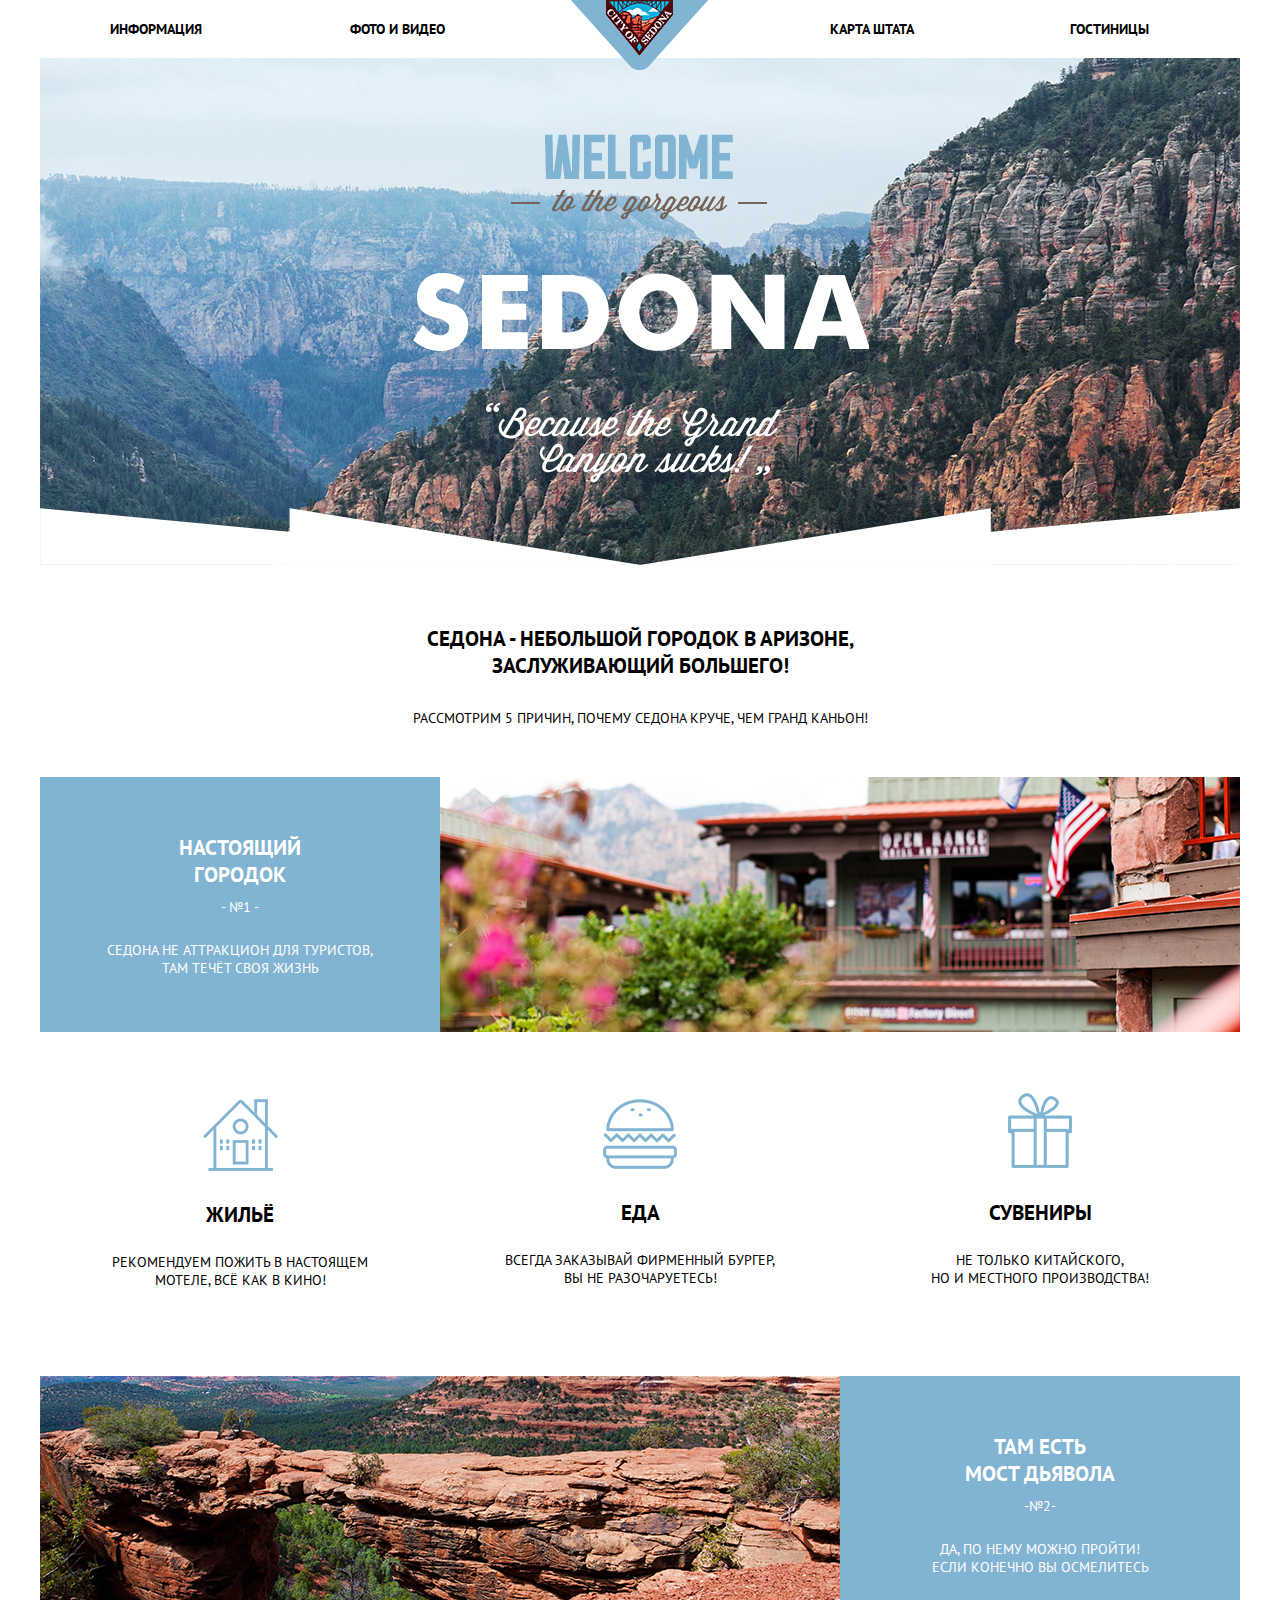
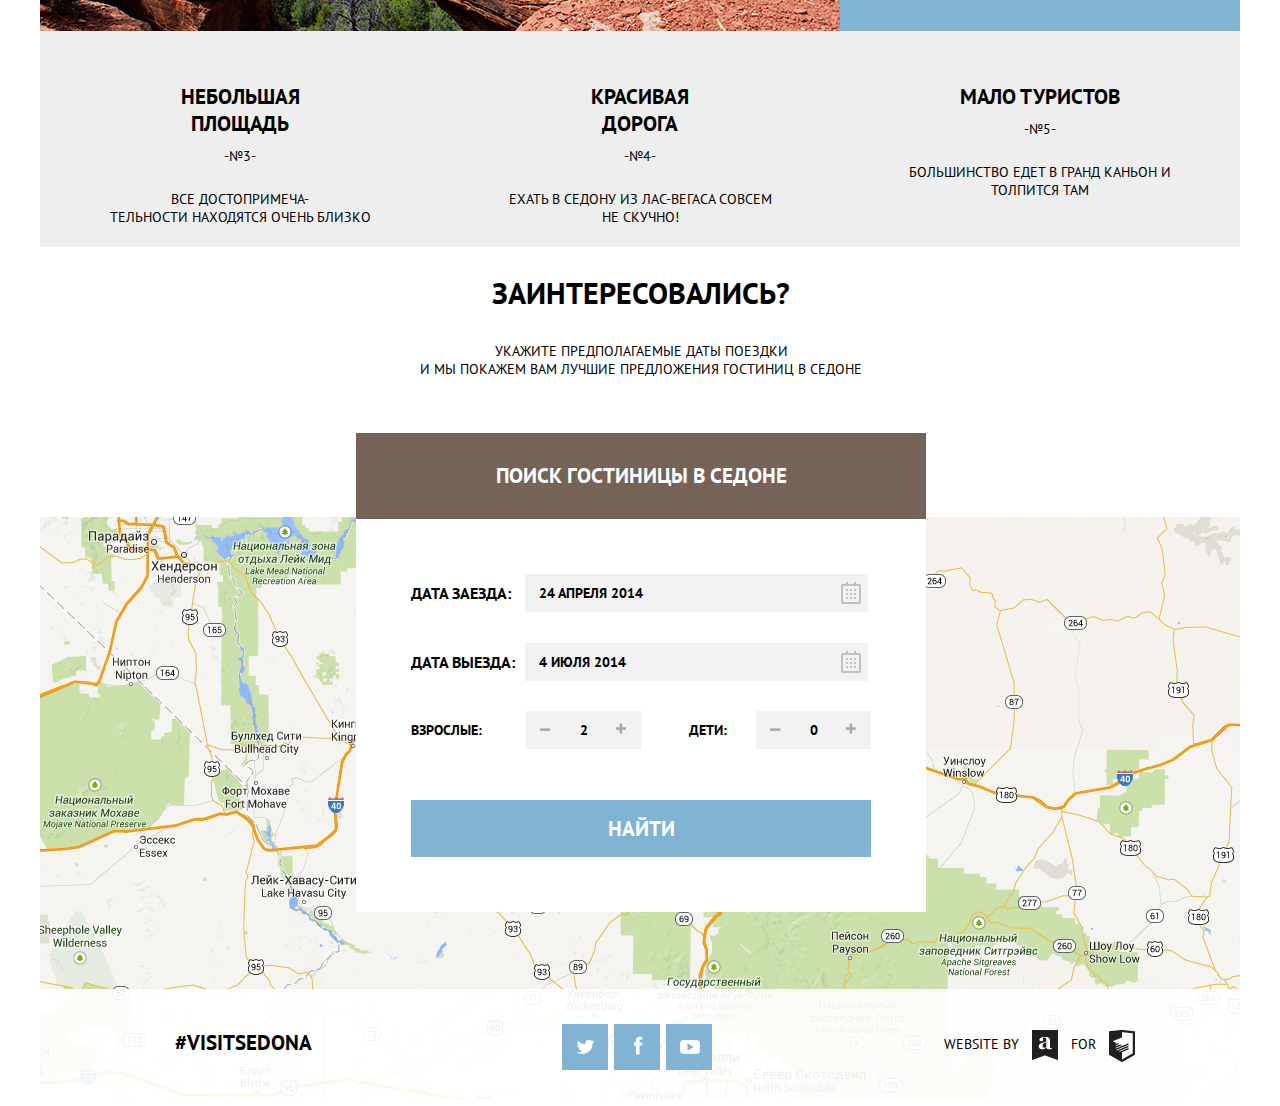
<file: index.html>
﻿<!DOCTYPE html>
<html lang="ru">
<head>
	<meta charset="UTF-8">
	<title>Sedona</title>
	<link rel="stylesheet" href="css/style.css">
	<link href='http://fonts.googleapis.com/css?family=PT+Sans:400,700&subset=latin,cyrillic-ext,cyrillic' rel='stylesheet' type='text/css'>
	<base href="#">
</head>
<body>
	<div class="layout-center-wrapper">
		<header class="clearfix">
			<div class="logo"><a href="http://barbershop-borodinski.ru/osadchy/sedona"><img src="img/logo.png" alt="logo"></a></div>
			<ul class="main-menu">
				<li><a href="#">Информация</a></li>
				<li><a href="#">Фото и видео</a></li>
				<li><a href="#">Карта штата</a></li>
				<li><a href="inner.html">Гостиницы</a></li>
			</ul>
		</header>
		<main>
			<div class="cover">
				<div class="welcome"><div class="opacity">Welcome <span>to the geogeous</span></div></div>
				<h1><div class="opacity">Sedona</div></h1>
				<div class="sucks"><div class="opacity"><p>"Because the Grand Canyon sucks!"</p></div></div>
				<div class="mask"></div>
			</div>
			<div class="reasons clearfix">
				<h2>Седона - небольшой городок в Аризоне, заслуживающий большего!</h2>
				<div class="why">Рассмотрим 5 причин, почему Седона круче, чем Гранд Каньон!</div>
				<div class="big">
					<div class="reason-image reason-image1 clearfix">
						<div class="sub">
							<h3>Настоящий городок</h3>
							<span>- №1 -</span>
							<p>Седона не аттракцион для туристов,<br> там течёт своя жизнь</p>
						</div>
					</div>
				</div>
				<div class="things clearfix">
					<div class="sub">
						<img src="img/home.png" alt="home">
						<h3>Жильё</h3>
						<p>Рекомендуем пожить в настоящем мотеле, всё как в кино!</p>
					</div>
					<div class="sub">
						<img src="img/food.png" alt="food">
						<h3>Еда</h3>
						<p>Всегда заказывай фирменный бургер, <br> вы не разочаруетесь!</p>
					</div>
					<div class="sub">
						<img src="img/souvenir.png" alt="souvenir">
						<h3>Сувениры</h3>
						<p>Не только китайского, <br> но и местного производства!</p>
					</div>
				</div>
				<div class="big">
					<div class="reason-image reason-image2 clearfix">
						<div class="sub">
							<h3>Там есть<br> мост дьявола</h3>
							<span>-№2-</span>
							<p>Да, по нему можно пройти!<br> Если конечно вы осмелитесь</p>
						</div>
					</div>
				</div>	
				<div class="small clearfix">
						<div class="sub">
							<h3>Небольшая площадь</h3>
							<span>-№3-</span>
							<p>Все достопримеча-<br>тельности находятся очень близко</p>
						</div>
						<div class="sub">
							<h3>Красивая дорога</h3>
							<span>-№4-</span>
							<p>Ехать в Седону из Лас-Вегаса совсем<br> не скучно!</p>
						</div>
						<div class="sub">
							<h3>Мало туристов</h3>
							<span>-№5-</span>
							<p>Большинство едет в Гранд Каньон и толпится там</p>
					    </div>
				</div>	
			</div>
			<div class="trip-tick">
				<h2>Заинтересовались?</h2>
				<p>Укажите предполагаемые даты поездки <br>и мы покажем вам лучшие предложения гостиниц в Седоне</p>
				<div class="motel">
				    <h2>Поиск гостиницы в Седоне</h2>
				    <form class="motel-options">
				        <div class="in clearfix">
	    					<div class="date-sub">Дата заезда:</div>
        					<input type="text" name="in-date" class="date-field" value="24 апреля 2014">
    						<div class="calend-btn"></div>						
	    				</div>
						<div class="out">
	    					<div class="date-sub">Дата выезда:</div>
	    					<input type="text" name="out-date" class="date-field" value="4 июля 2014">
    						<div class="calend-btn"></div>
	    				</div>
						<div class="quantity clearfix">
        					<div class="adults">
            					<div class="adults-sub">Взрослые:</div>
            					<div class="num">
            						<div class="minus-btn"></div>
        	    					<input type="text" name="adults" class="adults-field" value="2">
            						<div class="plus-btn"></div>
        						</div>
        					</div>
        					<div class="kids">
        						 <div class="kids-sub">Дети:</div>
        						 <div class="num">
            						<div class="minus-btn"></div>
        	    					<input type="text" name="kids" class="kids-field" value="0">
            						<div class="plus-btn"></div>
        						</div>
        					</div>
	    				</div>
						<input type="submit" class="find" value="Найти">
					</form>
				</div>
			</div>
		</main>
		<footer class="clearfix">
			<div class="footglass clearfix">
				<div class="hash under"><a href="#visitsedona">#visitsedona</a></div>
				<div class="social-btn under">
					<a href="http://vk.com" class="btn-social btn-social-tw"></a>
	                <a href="http://facebook.com" class="btn-social btn-social-fb"></a>
	                <a href="http://instagram.com" class="btn-social btn-social-yt"></a>
				</div>
				<div class="copyright under">
				    <div class="copyright-inner">
						<p>Website by</p>
						<a href="#"><div class="logo-designer"></div></a>
						<p>For</p>
						<a href="http://htmlacademy.ru"><div class="logo-academy"></div></a>
					</div>
				</div>
			</div>
		</footer>
	</div>
</body>
</html>
</file>
<file: css/style.css>
body, html{
    margin:0;
    padding:0;
}
body{
    font-size:16px;
    font-family: 'PT Sans', sans-serif;
    text-transform:uppercase;
}
.clearfix:after{
    content:"";
    display:table;
    clear:both;
}
header{
    position:relative;
}
.layout-center-wrapper{
    width: 1200px;
    margin: 0 auto;
}
.layout-center-wrapper:after{
    content:'';
    display:table;
    clear:both;
}
.main-menu{
    font-size:0;
    font-weight:bold;
    float:left;
    width:1200px;
    margin:0;
    padding:0;
    list-style:none;
}
.main-menu li{
    font-size:14px;
    width:20%;
    display:inline-block;
}
.main-menu a{
    font-size:14px;
    color:black;
    display:block;
    padding:20px 70px;
    text-decoration:none;
}
.main-menu a:hover{
    color: #81b3d2;
}
.main-menu a:active{
    color: #cecece;
}
.main-menu .active a{
    color:#827167;
}
.main-menu .active a:hover{
    color:#604e43;
}
.main-menu .active a:active{
    color:#dbd8d5;
}
.main-menu li:nth-child(2){
    margin-right:20%;
}
.logo{
    position:absolute;
    left:50%;
    margin-left:-69px;
    z-index: 1;
}
.cover{
    position:relative;
    padding:1px;
    width:1200px;
    height:505px;
    background:url("../img/cover-bg.jpg") no-repeat 0 -60px;
    margin-bottom:60px;
}
.welcome{
    width:260px;
    margin:55px auto 40px auto;
    font-size:63px;
    text-align:center;
    background:url("../img/welcome.png") no-repeat 0px 20px;
}
.opacity{
    opacity:0;
}
.welcome span{
    font-size:29px;
    display:block;
}
.cover h1{
    display:block;
    width:38%;
    height:80px;
    margin:0px auto 40px;
    text-align:center;
    font-size:116px;
    color:white;
    background:url("../img/main-h.png") no-repeat;
}
.cover .sucks{
    display:block;
    width:390px;
    text-align:center;
    font-size:37px;
    margin:0 auto;
    background:url("../img/sucks.png") no-repeat 40px 10px;
}
.sucks p{
    margin:0 0 72px;
}
.cover .mask{
    position:absolute;
    bottom:0;
    left:50%;
    margin-left:-601px;
    width:100%;
    height:57px;
    background:url("../img/mask.png") no-repeat;
}
.reasons .why{
    margin-bottom:45px;
}
.reasons h2{
    font-size:21px;
    width:445px;
    margin:0 auto;
    margin-bottom:30px;
    text-align:center;
}
.reasons .why{
    text-align:center;
    margin-bottom:55px;
}
.reasons .why{
    text-align:center;
    font-size:14px;
    margin-bottom:50px;
}
.sub{
    float:left;
    width:310px;
    padding:7px 45px;
    font-size:14px;
}
.sub h3{
    font-size:21px;
    width:160px;
    margin: 50px auto 10px;
}
.sub span{
    margin-bottom:25px;
}
.reason-image1{
    height:255px;
    background:#81b3d2 url("../img/reason1.jpg") right 0 no-repeat;
    color:white;
}
.reason-image2{
    height:255px;
    background:#81b3d2 url("../img/reason2.jpg") left 0 no-repeat;
    color:white;
}
.reason-image2 .sub{
    float:right;
}
.reason-image1 .sub{
    float:left;
}
.things .sub{
    height:330px;
}
.things .sub img{
    margin:60px auto 25px auto;
}
.things .sub:last-child img{
    margin-top:54px;
}
.things .sub h3{
    margin:30px auto 25px;
}
.small{
    background:#eeeeee;
}
.small .sub{
    padding:7px 45px;
}
.small .sub h3{
    margin-top:45px
}
.trip-tick{
    height:850px;
    width:100%;
    padding:1px;
    background:url("../img/map-bg.jpg") no-repeat 0 270px;
}
h2, span, p, h3, img{
    text-align:center;
    display:block;
}
.trip-tick h2{
    font-size:30px;
    margin-bottom: 30px;
}
.trip-tick p{
    margin-bottom:55px;
    font-size:14px;
}
.motel{
    width:570px;
    font-weight:bold;
    line-height:30px;
    margin: 0 auto;
    background:white;
}
.motel h2{
    background:#766357;
    padding:28px;
    margin-bottom:0px;
    color:white;
    font-size:21px;
}
.motel-options{
    padding:55px;
}
.in,.out{
    position:relative;
    margin-bottom:30px;
    width:100%;
}
.num,.adults-sub,.adults,.kids-sub,.kids,.plus-btn{
    display:inline-block;
    font-size:14px;
}
.date-sub{
    float:left;
    line-height:39px;
    vertical-align:middle;
}
.date-field{
    width:315px;
    display:block;
    margin-left:114px;
}
.in input[type="text"], .out input[type="text"]{
    padding-right:44px;
}
.calend-btn{
    position:absolute;
    right:0;
    top:0;
    width:40px;
    height:38px;
    background:url("../img/calend-sprite.png") no-repeat 10px 8px;
    cursor:pointer;
}
.calend-btn:hover{
background:url("../img/calend-sprite.png") no-repeat 10px -34px;
}
.calend-btn:active{
background:url("../img/calend-sprite.png") no-repeat 10px -76px;
}
.quantity{
    font-size:0;
    margin-bottom:50px;
    width:100%;
}
.adults{
    float:left;
}
.adults-sub{
    margin-right:40px;
}
.kids-sub{
    margin-right:25px;
}
.kids{
    float:right
}
.num{
    position:relative;
    font-size:0;
}
.trip-tick input[type="text"]{
    background:#f2f2f2;
    border:none;
    padding:10px 14px;
    font-size:14px;
    font-family: 'PT Sans', sans-serif;
    font-weight:bold;
    text-transform:uppercase;
}
.in input[type="text"]:hover, .out input[type="text"]:hover{
    background: #ebebeb;
}
.in input[type="text"]:focus, .out input[type="text"]:focus{
    background: white;
    border:1px solid #e5e5e5;
}
.num input[type="text"]{
    width:115px;
    margin:0;
    padding:10px 0px;
    text-align:center;
}
.num{
    position:relative;
    font-size:0;
}
.plus-btn{
    position:absolute;
    right:0px;
    width:38px;
    height:38px;
    background:url("../img/p-m-sprite.png") no-repeat -29px 12px;
    cursor:pointer;
}
.plus-btn:hover{
    background:url("../img/p-m-sprite.png") no-repeat -29px -28px;
}
.plus-btn:active{
    background:url("../img/p-m-sprite.png") no-repeat -29px -79px;
}
.minus-btn{
    position:absolute;
    left:0px;
    width:38px;
    height:38px;
    background:url("../img/p-m-sprite.png") no-repeat 14px 13px;
    cursor:pointer;
}
.minus-btn:hover{
    background:url("../img/p-m-sprite.png") no-repeat 14px -27px;
}
.minus-btn:active{
    background:url("../img/p-m-sprite.png") no-repeat 14px -78px;
}
.find{
    background:#81b3d2;
    width:460px;
    border:none;
    text-transform:uppercase;
    font-family:"PT Sans";
    color:white;
    font-weight:bold;
    font-size:21px;
    padding:15px;
}
.find:hover{
    background: #669ec0;
}
.find:active{
    color: #94b9d2;
    background: #5496bd;
}
.in-cover{
    width:100%;
    height:160px;
    padding:30px 0px;
    font-size:14px;
    color:white;
    background:url("../img/in-cover.jpg") no-repeat;
}
.in-cover h3{
    text-align:left;
    font-size:16px;
    margin:0 0 25px;
}
.left-1,.left-2{
    float:left;
    width:20%;
    margin-left:70px;
}
.infr,.type,.sort-options,.results,.stars{
    padding:0;
    margin:0;
}
.infr li,.type li{
    padding:0;
    margin:0 0 25px;
    list-style:none;
}
input[type="checkbox"]{
    display:none;
}
input[type="checkbox"]+label{
    padding-left:40px;
    position:relative;
}
input[type="checkbox"]+label:before{
    content:"";
    display:block;
    width:20px;
    height:20px;
    position:absolute;
    top:0;
    left:0;
    background:url("../img/check-sprite.png") no-repeat;
}
input[type="checkbox"]+label:hover:before{
    background:url("../img/check-sprite.png") no-repeat 0 -30px;
}
input[type="checkbox"] + label:active:before{
    background:url("../img/check-sprite.png") no-repeat 0 -60px;
}
input[type="checkbox"]:checked + label:before{
    background:url("../img/check-sprite.png") no-repeat 0 -150px;
}
input[type="checkbox"]:checked+label:hover:before{
    background:url("../img/check-sprite.png") no-repeat 0 -120px;
}
input[type="checkbox"]:checked+label:active:before{
    background:url("../img/check-sprite.png") no-repeat 0 -90px;
}
.left-2{
    margin:0;
}
.in-cover .in-price{
    float:right;
    margin-right:70px;
}
.in-price h3{
    text-align:left;
}
.price-controls{
    position:relative;
    width:316px;
    margin-bottom:45px;
    padding:13px 0;
    border:2px solid white;
}
.price-controls input[type="text"]{
    margin-left:5px;
    background:none;
    color:white;
    border:none;
    font-family: "PT Sans", serif;
    font-size:14px;
    width:25%;
}
.price-controls label{    
    margin-left:50px;
}
.price-controls img{
    position:absolute;
    left:50%;
    top:10px;
}
.range-controls{
    position:relative;
    width:320px;
}
.range-controls .scale{
    height:2px;
    background: rgba(255,255,255,0.3)
}
.range-controls .scale .bar{
    height:2px;
    background: white;
}
.range-controls .toggle{
    position:absolute;
    top:-9px;
    left:-4px;
    width:4px;
    height:4px;
    border:8px solid white;
    background: #1c4f80;
    cursor:pointer;
    border-radius:50%;
    box-shadow:0 2px 5px -2px #000101;
}
.range-controls .max-toggle{
    left:215px;
}
.sub-h{
    padding:30px;
    border-bottom:1px dotted #cadeeb;
}
.sub-h h2,
.sub-h span,
.sub-h p,
.sub-h ul,
.sub-h li{
    display:inline-block;
}
.sub-h h2{
    font-size:21px;
    margin: 0 45px;
}
.sort{
    float:left;
}
.sort p{
    margin: 0 35px 0 0;
    font-size:12px;
}
.sort-options li{
    font-size:12px;
    margin-right:30px;
    color:#cecece;
    border-bottom:1px dotted #cadeeb;
    cursor:default;
}
.sort-options li:hover{
    color:#cadeeb;
    border-bottom:1px dotted #cadeeb;
}
.sort-options li:active{
    color:#7d7d7d;
}
.sort-options .active{
    color:#cadeeb;
}
.arrows{
    float:right;
    margin-right:10px;
}
.arrows button{
    width:10px;
    height:10px;
    border:none;
    background:url("../img/arrows-sprite.png") no-repeat 0 0;
}
.arrows .up{
    background:url("../img/arrows-sprite.png") no-repeat 0 0;
}
.arrows .down{
    background:url("../img/arrows-sprite.png") no-repeat 0 -19px;
}
.arrows .active{    
    background:url("../img/arrows-sprite.png") no-repeat -38px 0;
}
.arrows .up:hover{
    background:url("../img/arrows-sprite.png") no-repeat -19px 0;
}
.arrows .down:hover{
    background:url("../img/arrows-sprite.png") no-repeat -19px -19px;
}
.arrows .up:active{
    background:url("../img/arrows-sprite.png") no-repeat -38px 0;
}
.arrows .down:active{
    background:url("../img/arrows-sprite.png") no-repeat -38px -19px;
}
.result-option{
    padding:30px 70px;
    font-size:14px;        
    border-bottom:1px solid #e5e5e5;
}
.result-option img{
    float:left;
}
.result-option a{
    color:black;
    text-decoration:none;
}
.result-option h3{
    margin: -6px 0 10px;
    font-size:21px;
    text-align:left;
} 
.result-option h3:hover{
    color: #cadeeb;
}
.result-option h3:active{
    color: #d2d2d2;
}
.result-option:after{
    content:"";
    display:table;
    clear:both;
}
.result-info{
    float:left;
    margin-left:30px;
}
.result-info .result-type,.result-info .result-price{
    display:inline-block;
}
.result-info .result-price{
    margin-left:15px;
}
.result-info .result-buttons{
    margin-top:16px;
    color:white;
    text-transform:uppercase;
}
.more{
    background:#81b3d2;
    display:inline-block;
    padding:5px 17px;
    font-weight:bold;
    cursor:pointer;
}
.more:hover{
    background: #669ec0;
}
.more:active{
    background: #5496bd;
    color: #94b9d2;
}
.reserve{
    background:#766357;
    display:inline-block;
    padding:5px 17px;
    font-weight:bold;
    cursor:pointer;
}
.reserve:hover{
    background: #604e43;
}
.reserve:active{
    background: #503e33;
    color: #8b827c;
}
.result-rate{
    float:right;
    text-align:right;
    margin-right:10px;
}
.stars{
    margin-bottom:40px;
}
.stars li{
    width:20px;
    height:20px;
    display:inline-block;
    margin:0;
    list-style:none;
    background:url("../img/star.png") no-repeat;
}
.rate{
    background:#f2f2f2;
    padding:5px 10px;
}
footer{    
    margin-top:-110px;
    padding:35px 100px;
    background:rgba(255,255,255,0.92);
}
.in-foot{
    margin:0;
}
.hash{
    float:left;
    padding:5px 0;
}
.hash a{
    font-size:21px;
    font-weight:bold;
    color:black;
    text-decoration:none;
    margin-left:35px;
}
.button{
    display:inline-block;
}
.social-btn{
    font-size:0;
    text-align:center;
    float:left;
}
.btn-social{
    font-size:16px;
    display:inline-block;
    width:46px;
    height:46px;
    margin-right:6px;
    background-color:#81b3d2;
    background-image:url('../img/social-sprite.png');
    background-repeat:no-repeat;
}
.btn-social-tw {
    background-position: 14px 15px; 
}
.btn-social-fb {
    background-position: -20px 12px;
}
.btn-social-yt {
    background-position: -66px 15px;
}
.copyright{
    float:right;
}
.copyright-inner{
    float:right;
    padding:5px 0;
}
.btn-social:hover{
    background-color: #669ec0;
}
.btn-social:active{
    background-color: #5496bd;
}
.btn-social-tw:active {
    background-position: 14px -28px; 
}
.btn-social-fb:active {
    background-position: -20px -29px;
}
.btn-social-yt:active {
    background-position: -66px -30px;
}
footer img, footer p, .logo-designer,.logo-academy{
    display:inline-block;
    margin:0 4px;
}
.logo-designer{
    background:url("../img/cr-sprite.png") no-repeat 0px 0px;
    width:28px;
    height:33px;
}
.logo-designer:hover{
    background:url("../img/cr-sprite.png") no-repeat 0px -59px;
}
.logo-designer:active{
    background:url("../img/cr-sprite.png") no-repeat 0px -118px;
}
.logo-academy{
    background:url("../img/cr-sprite.png") no-repeat -50px 0px;
    width:28px;
    height:33px;
}
.logo-academy:hover{
    background:url("../img/cr-sprite.png") no-repeat -50px -59px;
}
.logo-academy:active{
    background:url("../img/cr-sprite.png") no-repeat -50px -116px;
}    
footer p{
    font-size:14px;
    line-height: 31px;
    vertical-align: top;
}
.under{
    width:33.3333%;
}
</file>
